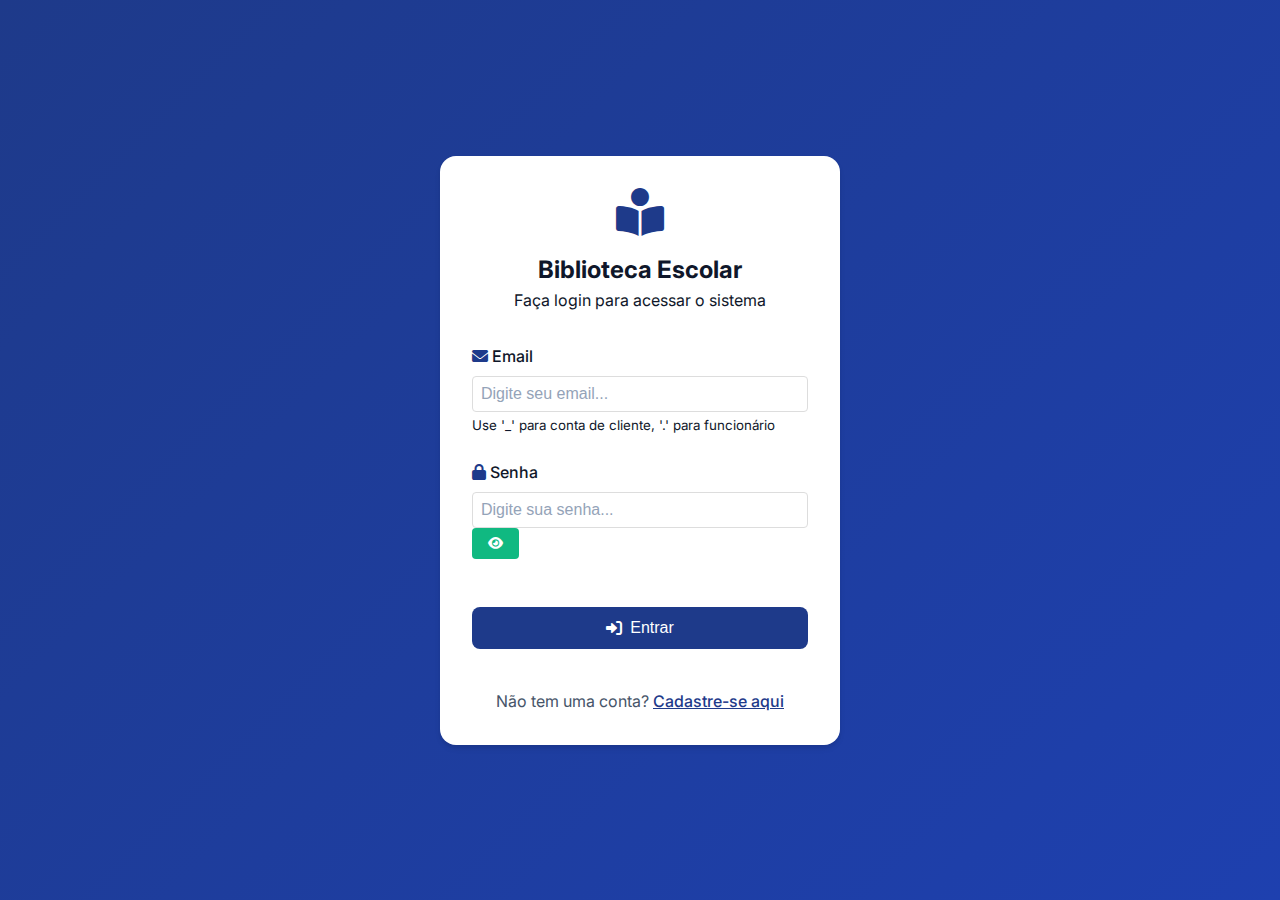
<file: frontend/index.html>
<!DOCTYPE html>
<html lang="pt-BR">
<head>
    <meta charset="UTF-8">
    <meta name="viewport" content="width=device-width, initial-scale=1.0">
    <title>Biblioteca Escolar</title>
    <link rel="stylesheet" href="styles.css">
    <link href="https://fonts.googleapis.com/css2?family=Inter:wght@400;500;600;700&display=swap" rel="stylesheet">
    <link href="https://cdnjs.cloudflare.com/ajax/libs/font-awesome/6.0.0/css/all.min.css" rel="stylesheet">
    <script src="toast.js" defer></script>
    <script src="auth.js" defer></script>
    <script src="scripts.js" defer></script>
</head>
<body>
    <header>
        <div class="header-content">
            <div class="header-left">
                <div class="logo">
                    <i class="fas fa-book-reader"></i>
                    <h1>Biblioteca Escolar</h1>
                </div>
                <div class="search-container">
                    <div class="search-wrapper">
                        <i class="fas fa-search search-icon"></i>
                        <input type="search" id="search-input" 
                               aria-label="Buscar livros" 
                               placeholder="Buscar por título ou autor...">
                    </div>
                </div>
            </div>
            <!-- User info será inserido aqui via JavaScript -->
        </div>
    </header>

    <main class="container">
        <aside class="sidebar">
            <h2>Filtros</h2>
            <div class="filter-section">
                <h3>Gênero</h3>
                <select id="genre-filter" aria-label="Filtrar por gênero">
                    <option value="">Todos</option>
                    <option value="ficção">Ficção</option>
                    <option value="não-ficção">Não-Ficção</option>
                    <option value="romance">Romance</option>
                    <option value="técnico">Técnico</option>
                </select>

                <h3>Ano</h3>
                <input type="number" id="year-filter" aria-label="Filtrar por ano" min="1900" max="2025">

                <h3>Status</h3>
                <select id="status-filter" aria-label="Filtrar por status">
                    <option value="">Todos</option>
                    <option value="disponível">Disponível</option>
                    <option value="emprestado">Emprestado</option>
                </select>
            </div>
        </aside>

        <section class="main-content">
            <div class="actions">
                <button id="new-book-btn" aria-label="Adicionar novo livro">Novo Livro</button>
            </div>
            <div id="books-grid" class="books-grid"></div>
        </section>

        <!-- Modal de detalhes do livro -->
        <div id="book-details-modal" class="modal">
            <div class="modal-content">
                <div class="modal-header">
                    <h2><i class="fas fa-book"></i> Detalhes do Livro</h2>
                    <button type="button" class="close-btn" onclick="closeDetailsModal()">
                        <i class="fas fa-times"></i>
                    </button>
                </div>
                <div id="book-details-content" class="modal-body"></div>
            </div>
        </div>

        <!-- Modal para adicionar/editar livro -->
        <div id="new-book-modal" class="modal">
            <div class="modal-content">
                <div class="modal-header">
                    <h2><i class="fas fa-plus-circle"></i> Novo Livro</h2>
                    <button type="button" class="close-btn" onclick="closeModal()">
                        <i class="fas fa-times"></i>
                    </button>
                </div>
                <form id="book-form" class="modal-body">
                    <div class="form-group">
                        <label for="titulo">
                            <i class="fas fa-heading"></i>
                            Título
                        </label>
                        <input type="text" id="titulo" name="titulo" 
                               required minlength="3" maxlength="90"
                               placeholder="Digite o título do livro...">
                    </div>
                    <div class="form-group">
                        <label for="autor">
                            <i class="fas fa-user"></i>
                            Autor
                        </label>
                        <input type="text" id="autor" name="autor" 
                               required placeholder="Nome do autor...">
                    </div>
                    <div class="form-group">
                        <label for="ano">
                            <i class="fas fa-calendar"></i>
                            Ano
                        </label>
                        <input type="number" id="ano" name="ano" 
                               required min="1900" max="2025"
                               placeholder="Ano de publicação...">
                    </div>
                    <div class="form-group">
                        <label for="genero">
                            <i class="fas fa-bookmark"></i>
                            Gênero
                        </label>
                        <select id="genero" name="genero" required>
                            <option value="" disabled selected>Selecione o gênero...</option>
                            <option value="ficção">Ficção</option>
                            <option value="não-ficção">Não-Ficção</option>
                            <option value="romance">Romance</option>
                            <option value="técnico">Técnico</option>
                        </select>
                    </div>
                    <div class="form-group">
                        <label for="isbn">
                            <i class="fas fa-barcode"></i>
                            ISBN (opcional)
                        </label>
                        <input type="text" id="isbn" name="isbn" 
                               placeholder="Digite o ISBN...">
                    </div>
                    <div class="form-actions">
                        <button type="submit" class="btn-primary">
                            <i class="fas fa-save"></i>
                            Salvar
                        </button>
                        <button type="button" class="btn-secondary" onclick="closeModal()">
                            <i class="fas fa-times"></i>
                            Cancelar
                        </button>
                    </div>
                </form>
            </div>
        </div>
    </main>

    <!-- Modal Novo Livro -->
    <div id="new-book-modal" class="modal" aria-labelledby="modal-title" aria-modal="true" hidden>
        <div class="modal-content">
            <h2 id="modal-title">Novo Livro</h2>
            <form id="book-form">
                <div class="form-group">
                    <label for="title">Título*</label>
                    <input type="text" id="title" required minlength="3" maxlength="90">
                </div>
                <div class="form-group">
                    <label for="author">Autor*</label>
                    <input type="text" id="author" required>
                </div>
                <div class="form-group">
                    <label for="year">Ano*</label>
                    <input type="number" id="year" required min="1900" max="2025">
                </div>
                <div class="form-group">
                    <label for="genre">Gênero</label>
                    <select id="genre">
                        <option value="ficção">Ficção</option>
                        <option value="não-ficção">Não-Ficção</option>
                        <option value="romance">Romance</option>
                        <option value="técnico">Técnico</option>
                    </select>
                </div>
                <div class="form-group">
                    <label for="isbn">ISBN</label>
                    <input type="text" id="isbn">
                </div>
                <div class="form-buttons">
                    <button type="submit">Salvar</button>
                    <button type="button" class="cancel">Cancelar</button>
                </div>
            </form>
        </div>
    </div>

    <script src="scripts.js"></script>
</body>
</html>
</file>
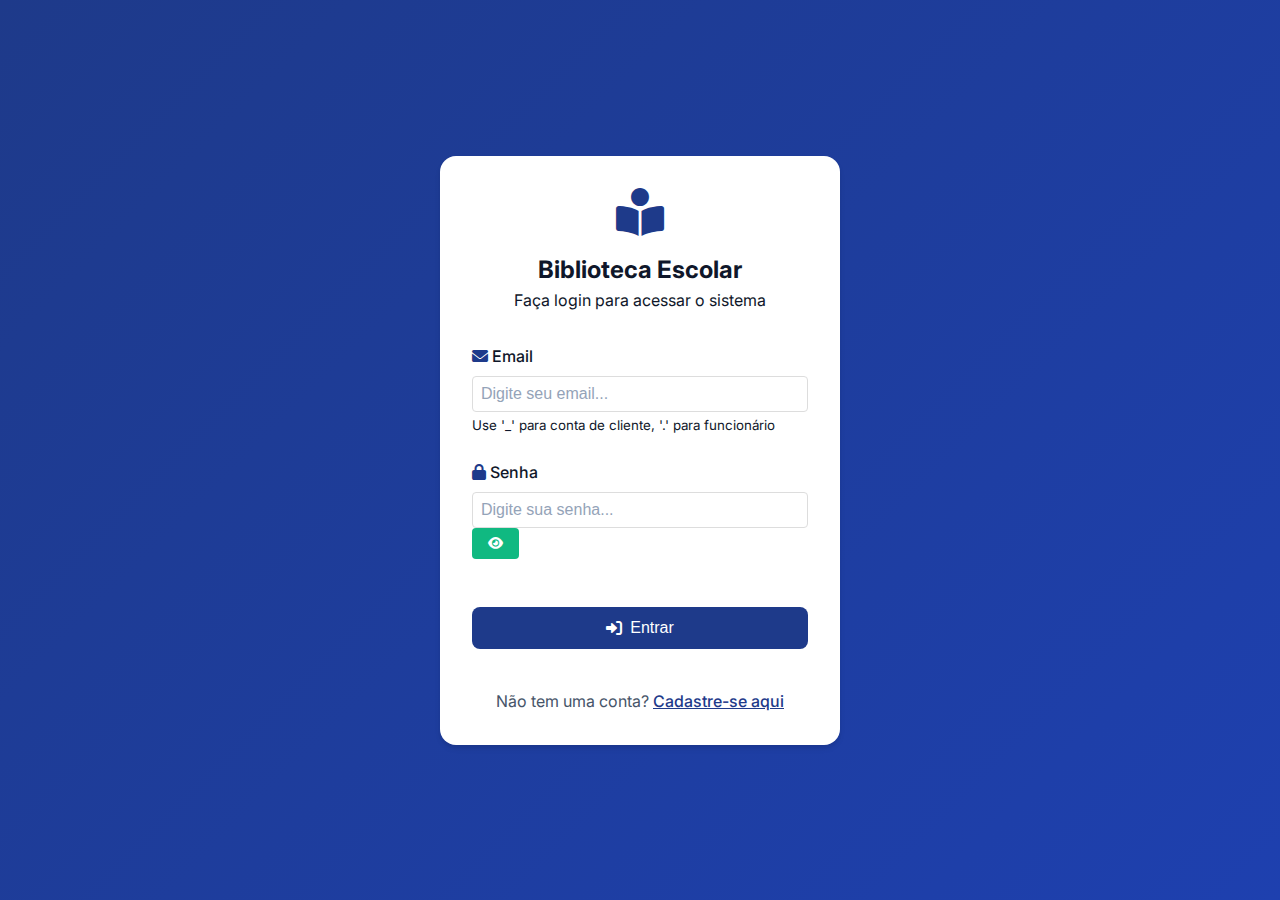
<file: frontend/login.html>
<!DOCTYPE html>
<html lang="pt-BR">
<head>
    <meta charset="UTF-8">
    <meta name="viewport" content="width=device-width, initial-scale=1.0">
    <title>Login - Biblioteca Escolar</title>
    <link rel="stylesheet" href="styles.css">
    <link href="https://fonts.googleapis.com/css2?family=Inter:wght@400;500;600;700&display=swap" rel="stylesheet">
    <link href="https://cdnjs.cloudflare.com/ajax/libs/font-awesome/6.0.0/css/all.min.css" rel="stylesheet">
    <script src="https://www.google.com/recaptcha/api.js" async defer></script>
</head>
<body class="login-page">
    <main class="login-container">
        <div class="login-card">
            <div class="login-header">
                <i class="fas fa-book-reader"></i>
                <h1>Biblioteca Escolar</h1>
                <p class="login-subtitle">Faça login para acessar o sistema</p>
            </div>
            <form id="login-form" class="login-form">
                <div class="form-group">
                    <label for="email">
                        <i class="fas fa-envelope"></i>
                        Email
                    </label>
                    <input type="email" id="email" name="email" required 
                           placeholder="Digite seu email..."
                           class="form-input">
                    <small class="form-help">Use '_' para conta de cliente, '.' para funcionário</small>
                </div>
                <div class="form-group">
                    <label for="password">
                        <i class="fas fa-lock"></i>
                        Senha
                    </label>
                    <div class="password-input">
                        <input type="password" id="password" name="password" required 
                               placeholder="Digite sua senha..."
                               class="form-input">
                        <button type="button" class="toggle-password" aria-label="Mostrar senha">
                            <i class="fas fa-eye"></i>
                        </button>
                    </div>
                </div>
                <div class="form-group form-check">
                    <!-- reCAPTCHA v2 widget (Site Key real) -->
                    <div class="g-recaptcha" data-sitekey="6Lfq1M0rAAAAAP0_KO7voGYDHIgNA0WfSVdk3Jr4"></div>
                </div>
                <button type="submit" class="login-btn">
                    <i class="fas fa-sign-in-alt"></i>
                    Entrar
                </button>
                <p class="register-link">
                    Não tem uma conta? 
                    <a href="register.html" class="register-btn">Cadastre-se aqui</a>
                </p>
            </form>
        </div>
    </main>

    <script src="toast.js" defer></script>
    <script src="auth.js" defer></script>
</body>
</html>
</file>
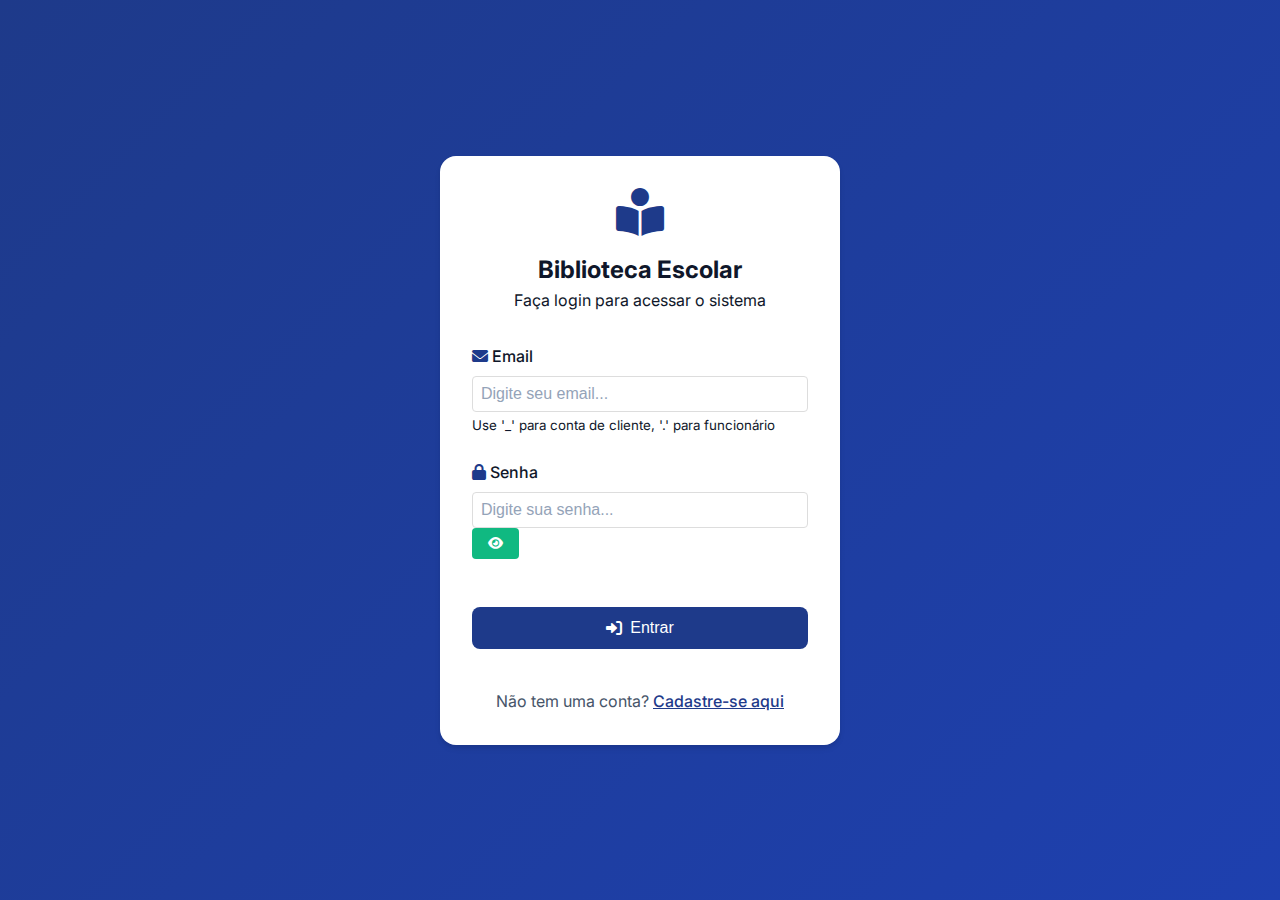
<file: frontend/manage_users.html>
<!DOCTYPE html>
<html lang="pt-BR">
<head>
    <meta charset="UTF-8">
    <meta name="viewport" content="width=device-width, initial-scale=1.0">
    <title>Gerenciar Usuários - Biblioteca Escolar</title>
    <link rel="stylesheet" href="styles.css">
    <link href="https://fonts.googleapis.com/css2?family=Inter:wght@400;500;600;700&display=swap" rel="stylesheet">
    <link href="https://cdnjs.cloudflare.com/ajax/libs/font-awesome/6.0.0/css/all.min.css" rel="stylesheet">
</head>
<body>
    <header>
        <div class="header-content">
            <div class="logo">
                <i class="fas fa-book-reader"></i>
                <h1>Gerenciar Usuários</h1>
            </div>
            <div class="header-actions">
                <button id="back-btn" class="btn-secondary"><i class="fas fa-arrow-left"></i> Voltar</button>
            </div>
        </div>
    </header>

    <main class="container">
        <section class="main-content full-width">
            <h2>Lista de Usuários</h2>
            <div id="users-table-container"></div>
        </section>
    </main>

    <script src="toast.js" defer></script>
    <script src="auth.js" defer></script>
    <script>
        document.addEventListener('DOMContentLoaded', () => {
            const user = window.auth.requireAuth();
            if (!user || user.role !== 'admin') {
                window.location.href = 'index.html';
                return;
            }

            const container = document.getElementById('users-table-container');

            function render() {
                const users = window.auth.getAllUsers();
                if (users.length === 0) {
                    container.innerHTML = '<p>Nenhum usuário cadastrado.</p>';
                    return;
                }

                const rows = users.map(u => `
                    <tr>
                        <td>${u.name}</td>
                        <td>${u.email}</td>
                        <td>${u.role}</td>
                        <td>
                            <select data-id="${u.id}" class="role-select">
                                <option value="client" ${u.role==='client' ? 'selected' : ''}>Cliente</option>
                                <option value="staff" ${u.role==='staff' ? 'selected' : ''}>Funcionário</option>
                                <option value="admin" ${u.role==='admin' ? 'selected' : ''}>Admin</option>
                            </select>
                            <button data-id="${u.id}" class="btn-danger delete-user">Excluir</button>
                        </td>
                    </tr>
                `).join('');

                container.innerHTML = `
                    <table class="users-table">
                        <thead>
                            <tr><th>Nome</th><th>Email</th><th>Role</th><th>Ações</th></tr>
                        </thead>
                        <tbody>
                            ${rows}
                        </tbody>
                    </table>
                `;

                // listeners
                document.querySelectorAll('.role-select').forEach(sel => {
                    sel.addEventListener('change', (e) => {
                        const id = Number(e.target.dataset.id);
                        const newRole = e.target.value;
                        try {
                            window.auth.updateUserRole(id, newRole);
                            if (window.showToast) showToast('Role atualizado', 'success');
                        } catch (err) {
                            if (window.showToast) showToast(err.message || 'Erro', 'error');
                        }
                        render();
                    });
                });

                document.querySelectorAll('.delete-user').forEach(btn => {
                    btn.addEventListener('click', (e) => {
                        const id = Number(e.target.dataset.id);
                        if (!confirm('Confirmar exclusão deste usuário?')) return;
                        try {
                            window.auth.deleteUser(id);
                            if (window.showToast) showToast('Usuário excluído', 'success');
                        } catch (err) {
                            if (window.showToast) showToast(err.message || 'Erro', 'error');
                        }
                        render();
                    });
                });
            }

            document.getElementById('back-btn').addEventListener('click', () => {
                window.location.href = 'index.html';
            });

            render();
        });
    </script>
</body>
</html>
</file>
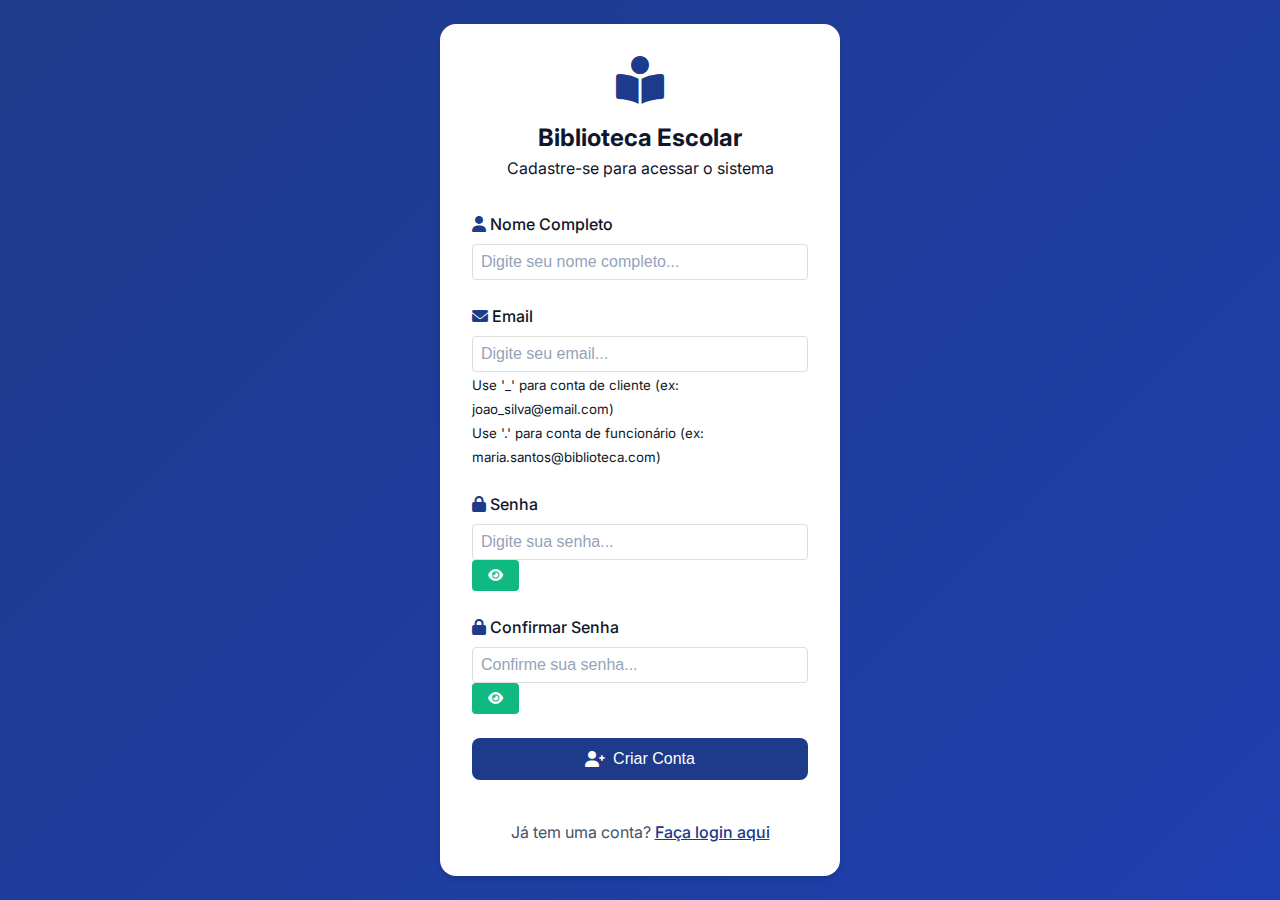
<file: frontend/register.html>
<!DOCTYPE html>
<html lang="pt-BR">
<head>
    <meta charset="UTF-8">
    <meta name="viewport" content="width=device-width, initial-scale=1.0">
    <title>Cadastro - Biblioteca Escolar</title>
    <link rel="stylesheet" href="styles.css">
    <link href="https://fonts.googleapis.com/css2?family=Inter:wght@400;500;600;700&display=swap" rel="stylesheet">
    <link href="https://cdnjs.cloudflare.com/ajax/libs/font-awesome/6.0.0/css/all.min.css" rel="stylesheet">
</head>
<body class="login-page">
    <main class="login-container">
        <div class="login-card">
            <div class="login-header">
                <i class="fas fa-book-reader"></i>
                <h1>Biblioteca Escolar</h1>
                <p class="login-subtitle">Cadastre-se para acessar o sistema</p>
            </div>
            <form id="register-form" class="login-form">
                <div class="form-group">
                    <label for="reg-name">
                        <i class="fas fa-user"></i>
                        Nome Completo
                    </label>
                    <input type="text" id="reg-name" name="name" required 
                           placeholder="Digite seu nome completo..."
                           class="form-input">
                </div>
                <div class="form-group">
                    <label for="reg-email">
                        <i class="fas fa-envelope"></i>
                        Email
                    </label>
                    <input type="email" id="reg-email" name="email" required 
                           placeholder="Digite seu email..."
                           class="form-input">
                    <small class="form-help">
                        Use '_' para conta de cliente (ex: joao_silva@email.com)<br>
                        Use '.' para conta de funcionário (ex: maria.santos@biblioteca.com)
                    </small>
                </div>
                <div class="form-group">
                    <label for="reg-password">
                        <i class="fas fa-lock"></i>
                        Senha
                    </label>
                    <div class="password-input">
                        <input type="password" id="reg-password" name="password" required 
                               placeholder="Digite sua senha..."
                               class="form-input">
                        <button type="button" class="toggle-password" aria-label="Mostrar senha">
                            <i class="fas fa-eye"></i>
                        </button>
                    </div>
                </div>
                <div class="form-group">
                    <label for="reg-confirm-password">
                        <i class="fas fa-lock"></i>
                        Confirmar Senha
                    </label>
                    <div class="password-input">
                        <input type="password" id="reg-confirm-password" name="confirm-password" required 
                               placeholder="Confirme sua senha..."
                               class="form-input">
                        <button type="button" class="toggle-password" aria-label="Mostrar senha">
                            <i class="fas fa-eye"></i>
                        </button>
                    </div>
                </div>
                <button type="submit" class="login-btn">
                    <i class="fas fa-user-plus"></i>
                    Criar Conta
                </button>
                <p class="register-link">
                    Já tem uma conta? 
                    <a href="login.html" class="register-btn">Faça login aqui</a>
                </p>
            </form>
        </div>
    </main>

    <script src="toast.js"></script>
    <script src="auth.js"></script>
</body>
</html>
</file>
<file: frontend/styles.css>
:root {
    /* Cores principais */
    --primary: #1E3A8A;
    --primary-light: #2563eb;
    --primary-dark: #1e40af;
    --secondary: #F59E0B;
    --secondary-light: #fbbf24;
    --accent: #10B981;
    
    /* Estados */
    --success: #22c55e;
    --warning: #f59e0b;
    --error: #ef4444;
    
    /* Tons de cinza */
    --gray-50: #f8fafc;
    --gray-100: #f1f5f9;
    --gray-200: #e2e8f0;
    --gray-300: #cbd5e1;
    --gray-400: #94a3b8;
    
    /* Cores do sistema */
    --background: var(--gray-50);
    --surface: white;
    --text: #0F172A;
    --text-secondary: #475569;
    
    /* Efeitos */
    --transition: all 0.3s ease;
    --box-shadow: 0 1px 3px rgba(0, 0, 0, 0.1);
    --box-shadow-lg: 0 4px 6px -1px rgba(0, 0, 0, 0.1), 0 2px 4px -1px rgba(0, 0, 0, 0.06);
}

* {
    margin: 0;
    padding: 0;
    box-sizing: border-box;
}

body {
    font-family: 'Inter', sans-serif;
    background-color: var(--background);
    color: var(--text);
    line-height: 1.5;
    min-height: 100vh;
}

/* Header Styles */
header {
    background: linear-gradient(135deg, var(--primary) 0%, var(--primary-dark) 100%);
    color: white;
    padding: 1rem;
    box-shadow: var(--box-shadow);
    position: fixed;
    top: 0;
    left: 0;
    right: 0;
    z-index: 100;
}

.header-content {
    max-width: 1400px;
    margin: 0 auto;
    display: flex;
    justify-content: space-between;
    align-items: center;
}

.logo {
    display: flex;
    align-items: center;
    gap: 1rem;
    font-size: 1.5rem;
}

.logo i {
    font-size: 2rem;
    color: var(--secondary);
}

.header-actions {
    display: flex;
    align-items: center;
    gap: 1rem;
}

/* Search Styles */
.search-wrapper {
    position: relative;
    width: 400px;
}

.search-icon {
    position: absolute;
    left: 1rem;
    top: 50%;
    transform: translateY(-50%);
    color: var(--gray-400);
}

.search-wrapper input {
    width: 100%;
    padding: 0.75rem 1rem 0.75rem 2.5rem;
    border: none;
    border-radius: 8px;
    background: rgba(255, 255, 255, 0.1);
    color: white;
    font-size: 1rem;
    transition: var(--transition);
}

.search-wrapper input::placeholder {
    color: rgba(255, 255, 255, 0.7);
}

.search-wrapper input:focus {
    background: rgba(255, 255, 255, 0.15);
    outline: none;
    box-shadow: 0 0 0 3px rgba(255, 255, 255, 0.1);
}

/* Button Styles */
.btn-add {
    background: var(--secondary);
    color: white;
    border: none;
    padding: 0.75rem 1.5rem;
    border-radius: 8px;
    font-size: 1rem;
    font-weight: 500;
    display: flex;
    align-items: center;
    gap: 0.5rem;
    cursor: pointer;
    transition: var(--transition);
    box-shadow: var(--box-shadow);
}

.btn-add:hover {
    background: var(--secondary-light);
    transform: translateY(-1px);
    box-shadow: var(--box-shadow-lg);
}

header {
    background-color: var(--primary);
    color: white;
    position: fixed;
    top: 0;
    left: 0;
    right: 0;
    z-index: 100;
    padding: 1rem;
    box-shadow: 0 2px 4px rgba(0, 0, 0, 0.1);
}

.header-content {
    max-width: 1200px;
    margin: 0 auto;
    display: flex;
    justify-content: space-between;
    align-items: center;
}

.search-container {
    display: flex;
    gap: 10px;
}

.search-container {
    display: flex;
    gap: 1rem;
    align-items: center;
}

.search-wrapper {
    position: relative;
    width: 300px;
}

.search-wrapper .search-icon {
    position: absolute;
    left: 12px;
    top: 50%;
    transform: translateY(-50%);
    color: var(--gray-400);
}

.search-container input {
    padding: 0.5rem 1rem 0.5rem 2.5rem;
    border-radius: 8px;
    border: 2px solid var(--gray-200);
    width: 100%;
    font-size: 1rem;
    transition: all 0.3s ease;
}

.search-container input:focus {
    border-color: var(--primary-light);
    box-shadow: 0 0 0 3px rgba(37, 99, 235, 0.1);
    outline: none;
}

.btn-primary {
    background: var(--secondary);
    color: white;
    padding: 0.5rem 1rem;
    border: none;
    border-radius: 8px;
    display: flex;
    align-items: center;
    gap: 0.5rem;
    font-weight: 500;
    cursor: pointer;
    transition: all 0.3s ease;
    box-shadow: var(--box-shadow);
}

.btn-primary:hover {
    background: var(--warning);
    transform: translateY(-1px);
}

.search-container button {
    padding: 0.5rem 1rem;
    background: var(--secondary);
    color: white;
    border: none;
    border-radius: 4px;
    border: 1px solid #ddd;
    width: 300px;
}

.container {
    display: flex;
    max-width: 1200px;
    margin: 0 auto;
    padding: 20px;
    margin-top: 60px;
}

/* Estilos para o Modal */
.container {
    max-width: 1400px;
    margin: 80px auto 0;
    padding: 2rem;
    display: grid;
    grid-template-columns: 300px 1fr;
    gap: 2rem;
}

.sidebar {
    position: sticky;
    top: 100px;
    height: fit-content;
}

.filter-card {
    background: var(--surface);
    border-radius: 12px;
    padding: 1.5rem;
    box-shadow: var(--box-shadow);
}

.filter-header {
    display: flex;
    align-items: center;
    gap: 0.75rem;
    margin-bottom: 1.5rem;
}

.filter-header i {
    color: var(--primary);
    font-size: 1.25rem;
}

.filter-header h2 {
    font-size: 1.25rem;
    color: var(--text);
    margin: 0;
}

.filter-group {
    margin-bottom: 1.5rem;
}

.filter-group label {
    display: flex;
    align-items: center;
    gap: 0.5rem;
    margin-bottom: 0.5rem;
    color: var(--text-secondary);
    font-weight: 500;
}

.filter-group label i {
    color: var(--primary);
}

.filter-group select,
.filter-group input {
    width: 100%;
    padding: 0.75rem;
    border: 2px solid var(--gray-200);
    border-radius: 8px;
    font-size: 1rem;
    transition: var(--transition);
}

.filter-group select:focus,
.filter-group input:focus {
    border-color: var(--primary-light);
    box-shadow: 0 0 0 3px rgba(83, 75, 174, 0.1);
    outline: none;
}

/* Modal Styles */
.modal {
    display: none;
    position: fixed;
    top: 0;
    left: 0;
    width: 100%;
    height: 100%;
    background-color: rgba(0, 0, 0, 0.5);
    z-index: 1000;
    opacity: 0;
    transition: all 0.3s ease;
    padding: 2rem;
    align-items: center;
    justify-content: center;
}

.modal.active {
    display: flex;
    align-items: center;
    justify-content: center;
    opacity: 1;
}

.modal-content {
    background: var(--surface);
    width: 100%;
    max-width: 600px;
    border-radius: 16px;
    overflow: hidden;
    box-shadow: var(--box-shadow-lg);
    transform: translateY(-20px);
    transition: var(--transition);
}

.modal.active .modal-content {
    transform: translateY(0);
}

.modal-header {
    background: var(--primary);
    color: white;
    padding: 1.25rem 1.5rem;
    display: flex;
    justify-content: space-between;
    align-items: center;
}

.modal-header h2 {
    margin: 0;
    font-size: 1.25rem;
    display: flex;
    align-items: center;
    gap: 0.75rem;
}

.close-btn {
    background: none;
    border: none;
    color: white;
    font-size: 1.5rem;
    cursor: pointer;
    padding: 0.5rem;
    display: flex;
    align-items: center;
    justify-content: center;
    transition: var(--transition);
}

.close-btn:hover {
    transform: rotate(90deg);
    color: var(--secondary);
}

.modal-body {
    padding: 1.5rem;
}

/* Form Styles */
.form-group {
    margin-bottom: 1.5rem;
}

.form-group label {
    display: flex;
    align-items: center;
    gap: 0.5rem;
    margin-bottom: 0.5rem;
    color: var(--text);
    font-weight: 500;
}

.form-group label i {
    color: var(--primary);
}

.form-group input,
.form-group select {
    width: 100%;
    padding: 0.75rem;
    border: 2px solid var(--gray-200);
    border-radius: 8px;
    font-size: 1rem;
    transition: var(--transition);
}

.form-group input:focus,
.form-group select:focus {
    border-color: var(--primary-light);
    box-shadow: 0 0 0 3px rgba(83, 75, 174, 0.1);
    outline: none;
}

.form-actions {
    display: flex;
    justify-content: flex-end;
    gap: 1rem;
    margin-top: 2rem;
}

.btn-primary,
.btn-secondary {
    padding: 0.75rem 1.5rem;
    border: none;
    border-radius: 8px;
    font-size: 1rem;
    font-weight: 500;
    cursor: pointer;
    display: flex;
    align-items: center;
    gap: 0.5rem;
    transition: var(--transition);
}

.btn-primary {
    background: var(--primary);
    color: white;
}

.btn-secondary {
    background: var(--gray-200);
    color: var(--text);
}

.btn-primary:hover {
    background: var(--primary-light);
    transform: translateY(-1px);
}

.btn-secondary:hover {
    background: var(--gray-300);
    transform: translateY(-1px);
}

.modal.active .modal-content {
    transform: translateY(0);
}

.modal-header {
    display: flex;
    justify-content: space-between;
    align-items: center;
    margin-bottom: 20px;
}

.close-btn {
    background: none;
    border: none;
    font-size: 24px;
    cursor: pointer;
    padding: 0 8px;
    color: #666;
}

.close-btn:hover {
    color: #333;
}

.form-group {
    margin-bottom: 15px;
}

.form-group label {
    display: block;
    margin-bottom: 5px;
    font-weight: 500;
}

.form-group input,
.form-group select {
    width: 100%;
    padding: 0.75rem 1rem;
    border: 2px solid var(--gray-200);
    border-radius: 8px;
    font-size: 1rem;
    background: var(--surface);
    color: var(--text);
    transition: var(--transition);
}

.form-group input:hover,
.form-group select:hover {
    border-color: var(--gray-400);
}

.form-group input:focus,
.form-group select:focus {
    outline: none;
    border-color: var(--primary);
    box-shadow: 0 0 0 3px rgba(37, 99, 235, 0.1);
}

.form-group input::placeholder {
    color: var(--gray-400);
}

.form-actions {
    display: flex;
    justify-content: flex-end;
    gap: 10px;
    margin-top: 20px;
}

.btn-primary {
    background: var(--primary);
    color: white;
    border: none;
    padding: 0.75rem 1.5rem;
    border-radius: 8px;
    cursor: pointer;
    font-size: 1rem;
    font-weight: 500;
    display: inline-flex;
    align-items: center;
    gap: 0.5rem;
    transition: all 0.3s ease;
    position: relative;
    overflow: hidden;
}

.btn-primary:hover {
    background: var(--primary-light);
    transform: translateY(-2px);
    box-shadow: 0 4px 12px rgba(37, 99, 235, 0.2);
}

.btn-primary:active {
    transform: translateY(0);
}

.btn-secondary {
    background: #6c757d;
    color: white;
    border: none;
    padding: 10px 20px;
    border-radius: 4px;
    cursor: pointer;
}

.btn-primary:hover {
    background: #1a237e;
}

.btn-secondary:hover {
    background: #5a6268;
}

/* Estilos para página de login */
.login-page {
    background: linear-gradient(135deg, var(--primary) 0%, var(--primary-dark) 100%);
    min-height: 100vh;
    display: flex;
    align-items: center;
    justify-content: center;
    padding: 1rem;
}

.login-container {
    width: 100%;
    max-width: 400px;
    margin: 0 auto;
}

/* Center and clean up reCAPTCHA widget on the login page */
.login-form .form-group.form-check {
    display: flex;
    justify-content: center;
    align-items: center;
}

/* Ensure the visible recaptcha box is centered */
.g-recaptcha {
    margin: 0 auto;
    display: inline-block;
}

/* Removido: regras de ocultação de avisos do reCAPTCHA usadas apenas em ambiente de teste */

.login-card {
    background: var(--surface);
    border-radius: 16px;
    padding: 2rem;
    box-shadow: var(--box-shadow-lg);
}

.login-header {
    text-align: center;
    margin-bottom: 2rem;
}

.login-header i {
    font-size: 3rem;
    color: var(--primary);
    margin-bottom: 1rem;
}

.login-header h1 {
    color: var(--text);
    font-size: 1.5rem;
    margin: 0;
}

.login-form {
    display: flex;
    flex-direction: column;
    gap: 1.5rem;
}

.login-form .form-group {
    margin-bottom: 0;
}

.login-btn {
    width: 100%;
    padding: 0.75rem;
    font-size: 1rem;
    background: var(--primary);
    color: white;
    border: none;
    border-radius: 8px;
    cursor: pointer;
    transition: var(--transition);
    display: flex;
    align-items: center;
    justify-content: center;
    gap: 0.5rem;
}

.login-btn:hover {
    background: var(--primary-light);
    transform: translateY(-1px);
}

.register-link {
    text-align: center;
    margin-top: 1rem;
    color: var(--text-secondary);
}

.register-btn {
    background: none;
    border: none;
    color: var(--primary);
    font-weight: 500;
    cursor: pointer;
    padding: 0;
    font-size: inherit;
    text-decoration: underline;
}

.register-btn:hover {
    color: var(--primary-light);
}

/* Estilos para Toast */
.toast {
    position: fixed;
    bottom: 20px;
    right: 20px;
    padding: 12px 24px;
    border-radius: 4px;
    background: #333;
    color: white;
    opacity: 0;
    transition: opacity 0.3s ease;
    z-index: 1000;
}

.toast.show {
    opacity: 1;
}

.toast-error {
    background: #dc3545;
}

.toast-success {
    background: #28a745;
}

.toast {
    position: fixed;
    bottom: 20px;
    right: 20px;
    display: flex;
    align-items: center;
    gap: 10px;
    padding: 1rem 1.5rem;
    background: var(--primary);
    color: white;
    border-radius: 8px;
    box-shadow: var(--box-shadow-lg);
    opacity: 0;
    transform: translateY(20px);
    transition: all 0.3s ease;
    z-index: 2000;
}

.toast.show {
    opacity: 1;
    transform: translateY(0);
}

.toast i {
    font-size: 1.25rem;
}

.toast-success {
    background: var(--success);
}

.toast-error {
    background: var(--error);
}

.toast-info {
    background: var(--primary);
}

/* Removido: máscara de pré-visualização do reCAPTCHA (não necessária com chaves reais) */

/* Estilos para mensagem de não encontrado */
.no-results {
    display: flex;
    flex-direction: column;
    align-items: center;
    justify-content: center;
    padding: 2rem;
    text-align: center;
    width: 100%;
    grid-column: 1 / -1;
}

.not-found-image {
    width: 200px;
    height: 200px;
    margin-bottom: 1rem;
    opacity: 0.7;
}

.no-results p {
    color: var(--text-secondary);
    font-size: 1.25rem;
    margin: 0;
}

/* Estilos para os cards de livros */
.book-card {
    background: var(--surface);
    border-radius: 12px;
    padding: 1.5rem;
    box-shadow: var(--box-shadow);
    transition: var(--transition);
    cursor: pointer;
    border: 2px solid transparent;
    display: flex;
    flex-direction: column;
    gap: 1rem;
    position: relative;
    overflow: hidden;
}

.book-card::before {
    content: '';
    position: absolute;
    top: 0;
    left: 0;
    width: 100%;
    height: 4px;
    background: linear-gradient(to right, var(--primary), var(--secondary));
    transform: translateY(-100%);
    transition: var(--transition);
}

.book-card:hover {
    transform: translateY(-5px);
    box-shadow: var(--box-shadow-lg);
    border-color: var(--primary-light);
}

.book-card:hover::before {
    transform: translateY(0);
}

.book-card:active {
    transform: translateY(-2px);
}

.book-card:hover {
    transform: translateY(-4px);
    box-shadow: 0 8px 16px rgba(0, 0, 0, 0.1);
    border-color: var(--primary-light);
}

.book-header {
    display: flex;
    justify-content: space-between;
    align-items: flex-start;
    gap: 1rem;
    border-bottom: 1px solid var(--gray-200);
    padding-bottom: 1rem;
}

.book-header h3 {
    margin: 0;
    color: var(--primary-dark);
    font-size: 1.25rem;
}

.book-info {
    display: grid;
    gap: 0.75rem;
}

.book-info p {
    margin: 0;
    display: flex;
    align-items: center;
    gap: 0.5rem;
}

.book-info p i {
    color: var(--primary-light);
    width: 20px;
}

.book-card:hover {
    transform: translateY(-4px);
    box-shadow: var(--box-shadow-lg);
    border-color: var(--primary-light);
}

.book-card:active {
    transform: translateY(-2px);
}

.book-card::before {
    content: '';
    position: absolute;
    top: 0;
    left: 0;
    right: 0;
    height: 4px;
    background: linear-gradient(to right, var(--primary), var(--secondary));
    opacity: 0;
    transition: var(--transition);
}

.book-card:hover::before {
    opacity: 1;
}

.book-header {
    display: flex;
    justify-content: space-between;
    align-items: start;
    margin-bottom: 15px;
}

.book-info {
    margin-bottom: 15px;
}

.book-info p {
    margin: 5px 0;
}

.book-actions {
    display: flex;
    gap: 0.75rem;
    justify-content: flex-end;
    margin-top: auto;
    padding-top: 1rem;
    border-top: 1px solid var(--gray-200);
}

.book-actions button {
    padding: 0.5rem 1rem;
    border: none;
    border-radius: 6px;
    cursor: pointer;
    font-weight: 500;
    display: flex;
    align-items: center;
    gap: 0.5rem;
    transition: var(--transition);
    background: var(--gray-100);
    color: var(--text);
}

.book-actions button:hover {
    background: var(--gray-200);
    transform: translateY(-2px);
}

.book-actions button i {
    font-size: 1rem;
    transition: var(--transition);
}

.book-actions button:hover i {
    transform: scale(1.1);
}

.book-actions .borrow-button {
    background: var(--success);
    color: white;
}

.book-actions .borrow-button:hover {
    background: color-mix(in srgb, var(--success) 90%, white);
}

.book-actions .return-button {
    background: var(--error);
    color: white;
}

.book-actions .return-button:hover {
    background: color-mix(in srgb, var(--error) 90%, white);
}

.book-actions .details-button {
    background: var(--primary);
    color: white;
}

.book-actions .details-button:hover {
    background: var(--primary-light);
}

.book-actions button.details-btn {
    background: var(--primary);
    color: white;
}

.book-status {
    padding: 4px 8px;
    border-radius: 4px;
    font-size: 0.9em;
    font-weight: 500;
}

.status-available {
    background: #28a745;
    color: white;
}

.status-borrowed {
    background: #dc3545;
    color: white;
}

/* Estilos para os detalhes do livro */
.book-details {
    padding: 20px;
}

.details-grid {
    display: grid;
    grid-template-columns: repeat(auto-fit, minmax(200px, 1fr));
    gap: 20px;
    margin-top: 20px;
}

.detail-item {
    background: #f8f9fa;
    padding: 15px;
    border-radius: 4px;
}

.detail-item label {
    font-weight: 600;
    color: var(--primary);
    display: block;
    margin-bottom: 5px;
}

.detail-item p {
    margin: 0;
};
 

.sidebar {
    width: 250px;
    background: white;
    padding: 1rem;
    border-radius: 8px;
    box-shadow: 0 1px 3px rgba(0, 0, 0, 0.1);
}

.filter-section {
    display: flex;
    flex-direction: column;
    gap: 1rem;
}

.filter-section h3 {
    margin-top: 1rem;
    font-size: 0.9rem;
    color: var(--text);
}

.filter-section select,
.filter-section input {
    padding: 0.5rem;
    border: 1px solid #ddd;
    border-radius: 4px;
}

.main-content {
    flex: 1;
}

.actions {
    margin-bottom: 1rem;
}

button {
    background-color: var(--accent);
    color: white;
    border: none;
    padding: 0.5rem 1rem;
    border-radius: 4px;
    cursor: pointer;
    transition: background-color 0.2s;
}

button:hover {
    background-color: #0ea371;
}

.books-grid {
    display: grid;
    grid-template-columns: repeat(auto-fill, minmax(300px, 1fr));
    gap: 1.5rem;
    padding: 1rem;
    animation: fadeIn 0.5s ease-in-out;
}

@keyframes fadeIn {
    from {
        opacity: 0;
        transform: translateY(20px);
    }
    to {
        opacity: 1;
        transform: translateY(0);
    }
}

.book-card {
    background: var(--surface);
    border-radius: 12px;
    padding: 1.5rem;
    box-shadow: var(--box-shadow);
    border: 2px solid transparent;
    cursor: pointer;
    transition: var(--transition);
    display: flex;
    flex-direction: column;
    gap: 1rem;
    position: relative;
    overflow: hidden;
}

.book-card h3 {
    color: var(--primary);
    margin-bottom: 0.5rem;
}

.book-status {
    display: inline-block;
    padding: 0.25rem 0.5rem;
    border-radius: 4px;
    font-size: 0.8rem;
    margin-top: 0.5rem;
}

.status-available {
    background-color: var(--accent);
    color: white;
}

.status-borrowed {
    background-color: var(--secondary);
    color: white;
}

/* Modal */
.modal {
    position: fixed;
    top: 0;
    left: 0;
    width: 100%;
    height: 100%;
    background: rgba(0, 0, 0, 0.5);
    backdrop-filter: blur(4px);
    display: none;
    opacity: 0;
    z-index: 1000;
    transition: opacity 0.3s ease;
}

.modal.active {
    display: flex;
    align-items: center;
    justify-content: center;
    opacity: 1;
}

.modal[hidden] {
    display: none;
}

.modal-content {
    background: white;
    padding: 2rem;
    border-radius: 8px;
    width: 100%;
    max-width: 500px;
}

.form-group {
    margin-bottom: 1rem;
}

.form-group label {
    display: block;
    margin-bottom: 0.5rem;
}

.form-group input,
.form-group select {
    width: 100%;
    padding: 0.5rem;
    border: 1px solid #ddd;
    border-radius: 4px;
}

.form-buttons {
    display: flex;
    gap: 1rem;
    justify-content: flex-end;
    margin-top: 1.5rem;
}

.cancel {
    background-color: #ef4444;
}

.cancel:hover {
    background-color: #dc2626;
}

/* Acessibilidade e Interatividade */
:focus-visible {
    outline: 3px solid var(--primary);
    outline-offset: 2px;
    border-radius: 4px;
}

button:focus-visible,
input:focus-visible,
select:focus-visible {
    outline: 3px solid var(--primary);
    outline-offset: 2px;
    border-radius: 4px;
}

/* Feedback visual para interações */
.clickable {
    cursor: pointer;
    transition: var(--transition);
    position: relative;
}

.clickable:hover {
    transform: translateY(-2px);
}

.clickable:active {
    transform: translateY(0);
}

/* Feedback para carregamento */
.loading {
    position: relative;
    pointer-events: none;
    opacity: 0.7;
}

.loading::after {
    content: '';
    position: absolute;
    top: 50%;
    left: 50%;
    width: 20px;
    height: 20px;
    margin: -10px 0 0 -10px;
    border: 2px solid var(--gray-200);
    border-top-color: var(--primary);
    border-radius: 50%;
    animation: spin 0.8s linear infinite;
}

@keyframes spin {
    to { transform: rotate(360deg); }
}

/* Media Queries */
@media (max-width: 768px) {
    .container {
        grid-template-columns: 1fr;
    }

    .sidebar {
        position: relative;
        top: 0;
    }

    .search-wrapper {
        width: 100%;
    }

    .book-card {
        width: 100%;
    }

    .modal-content {
        width: 90%;
        margin: 20px;
    }
}

@media (prefers-reduced-motion: reduce) {
    * {
        animation-duration: 0.01ms !important;
        animation-iteration-count: 1 !important;
        transition-duration: 0.01ms !important;
        scroll-behavior: auto !important;
    }
}
</file>
